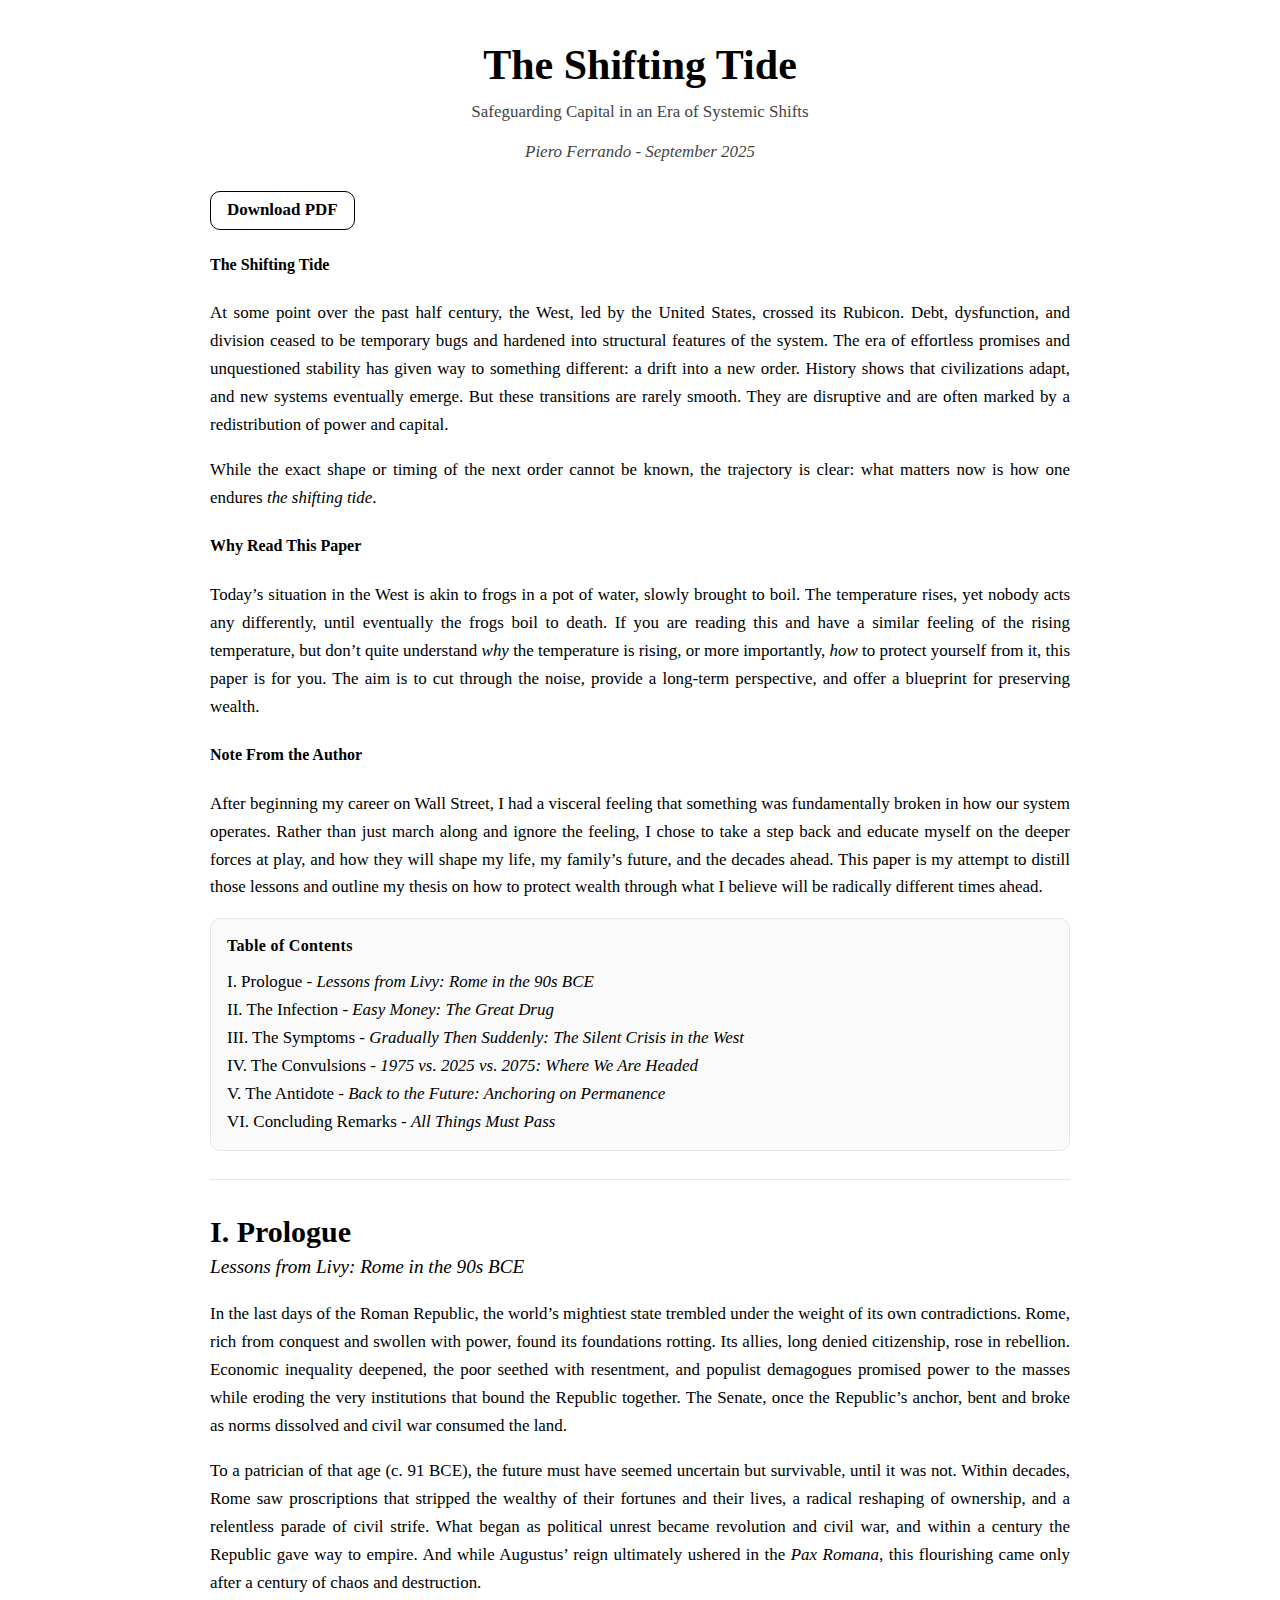
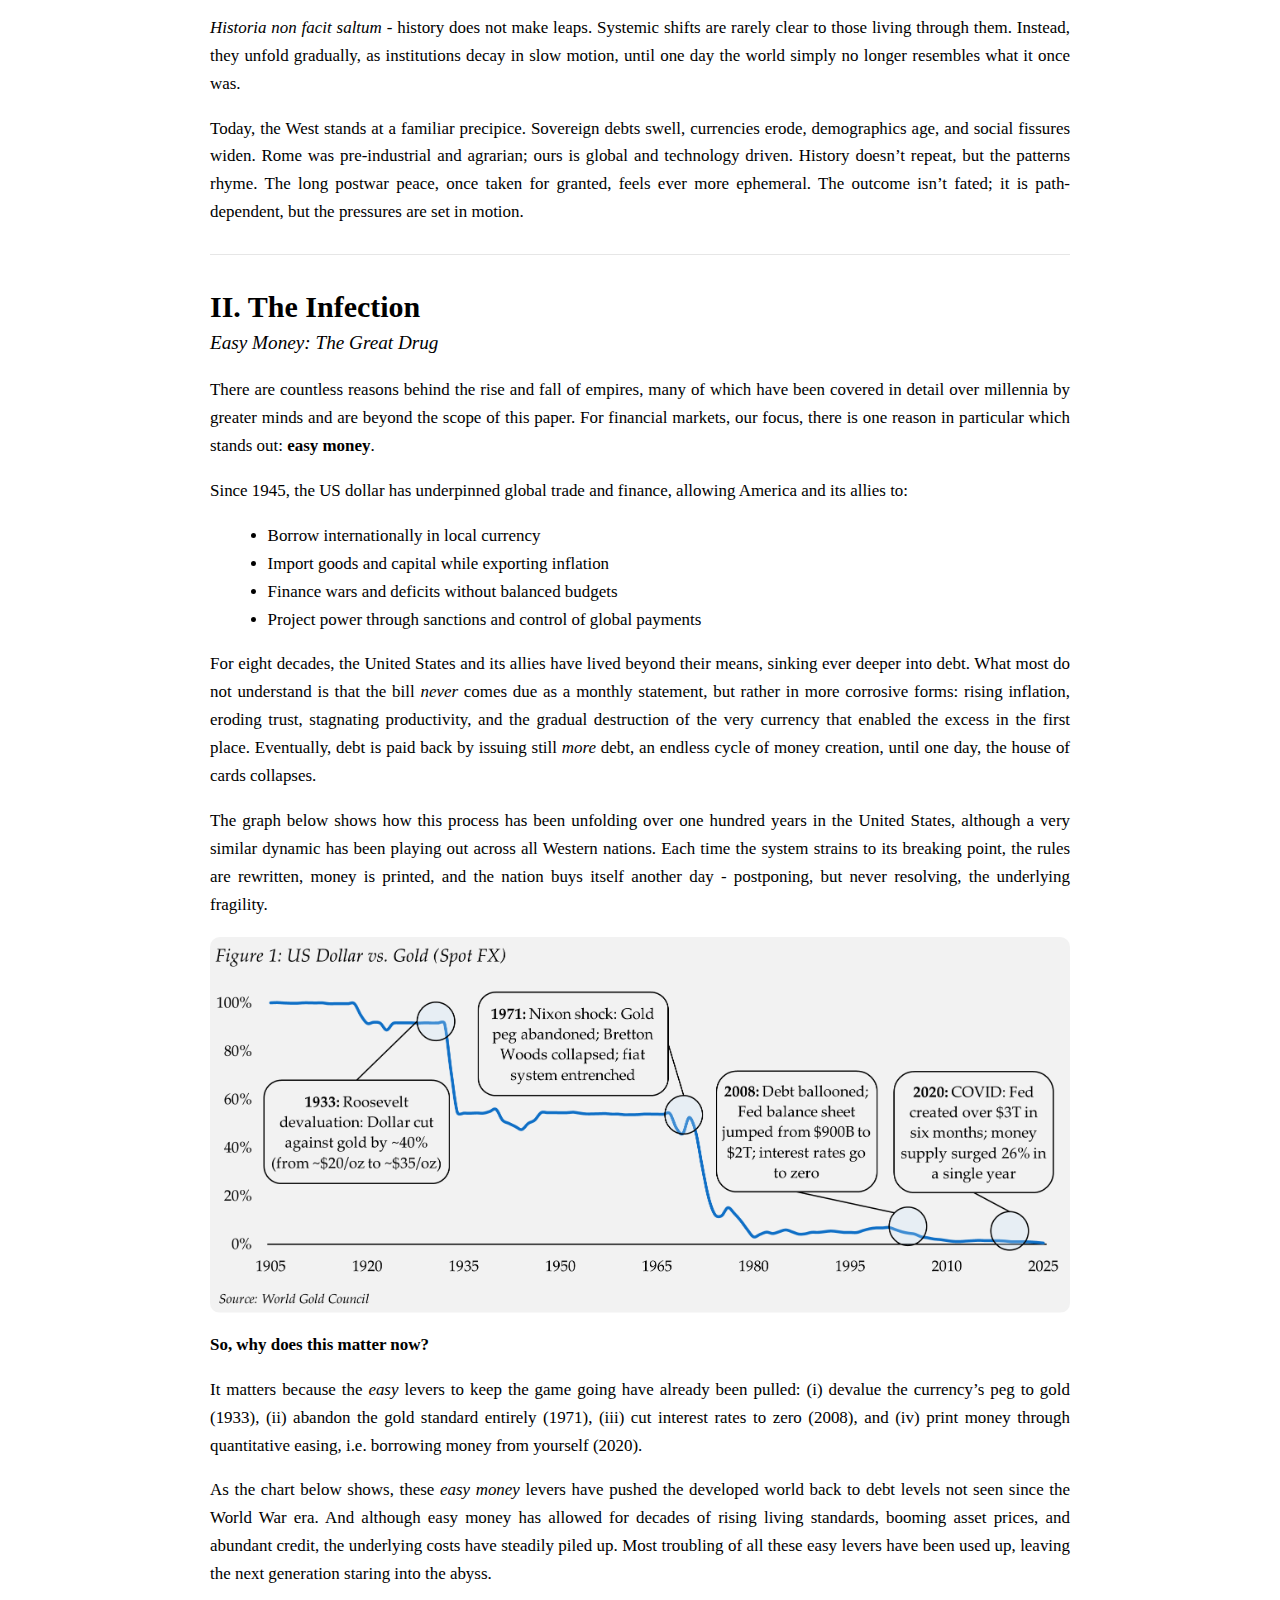
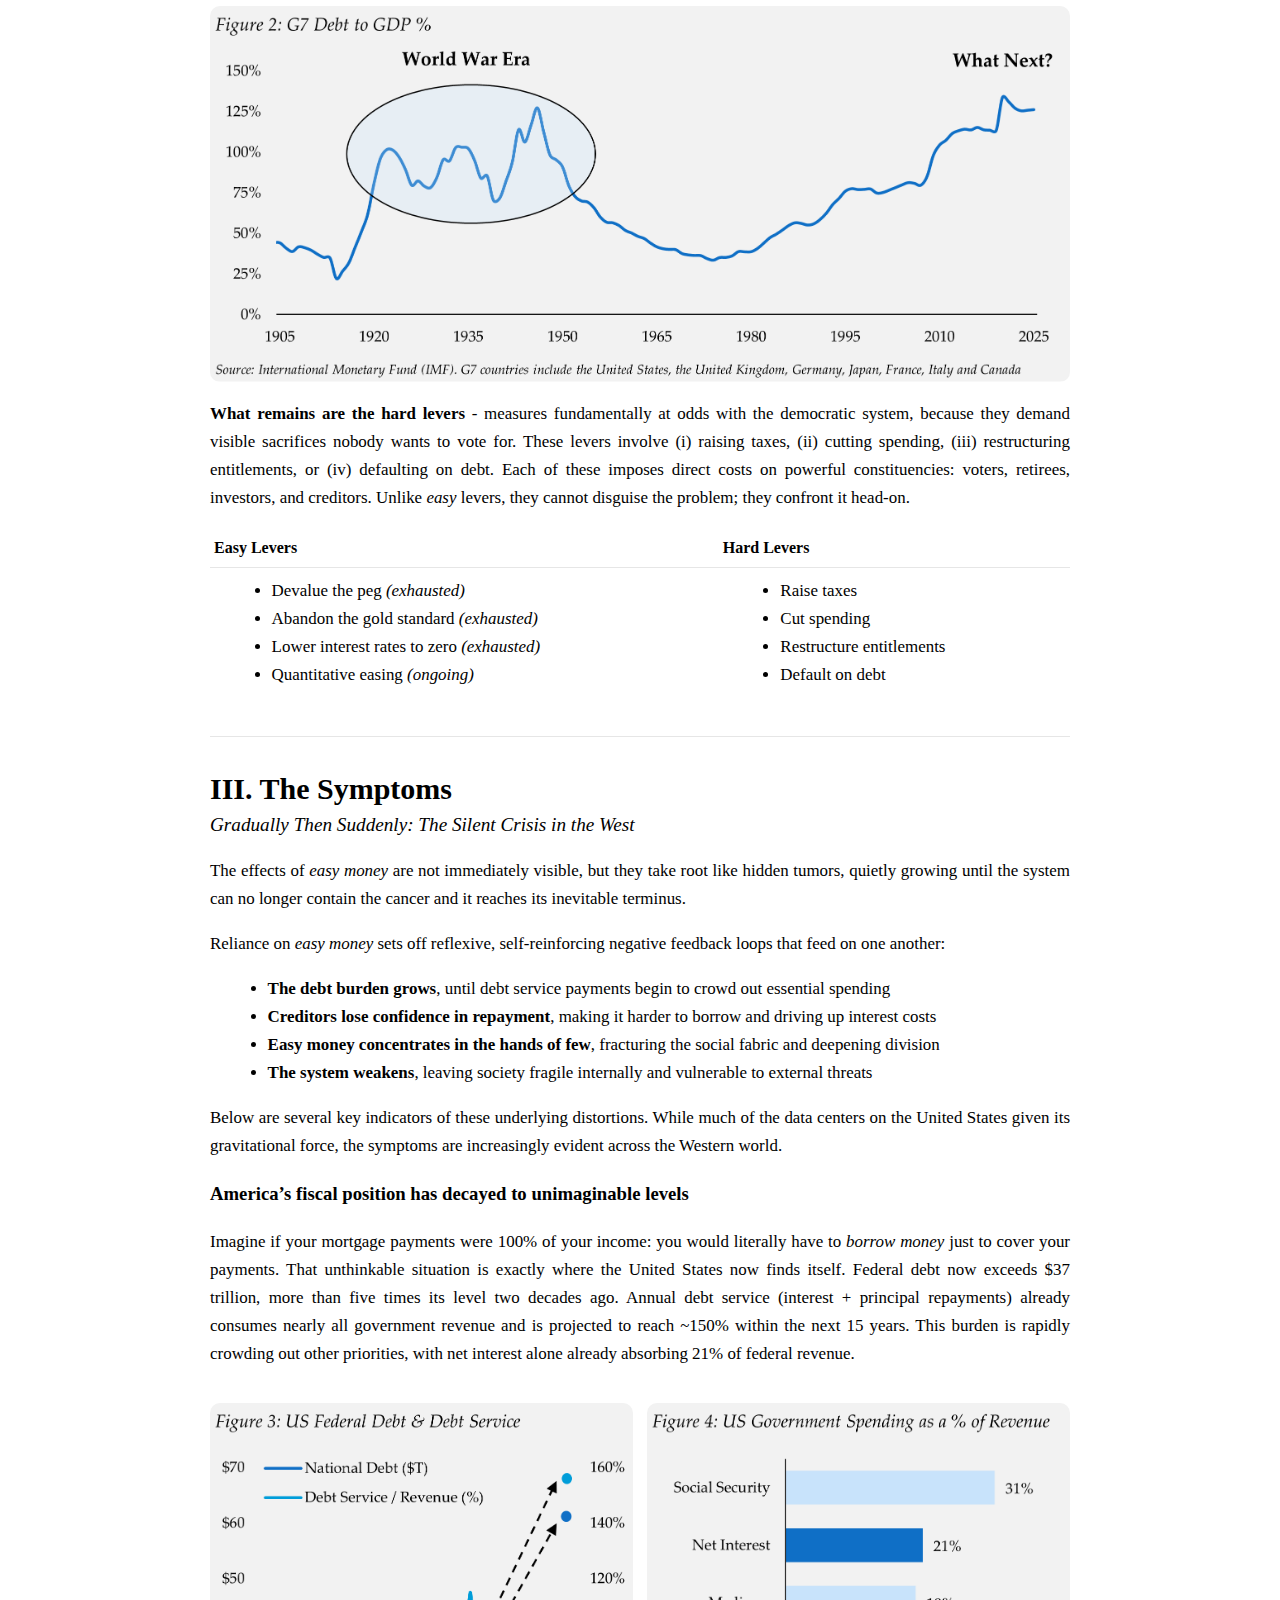
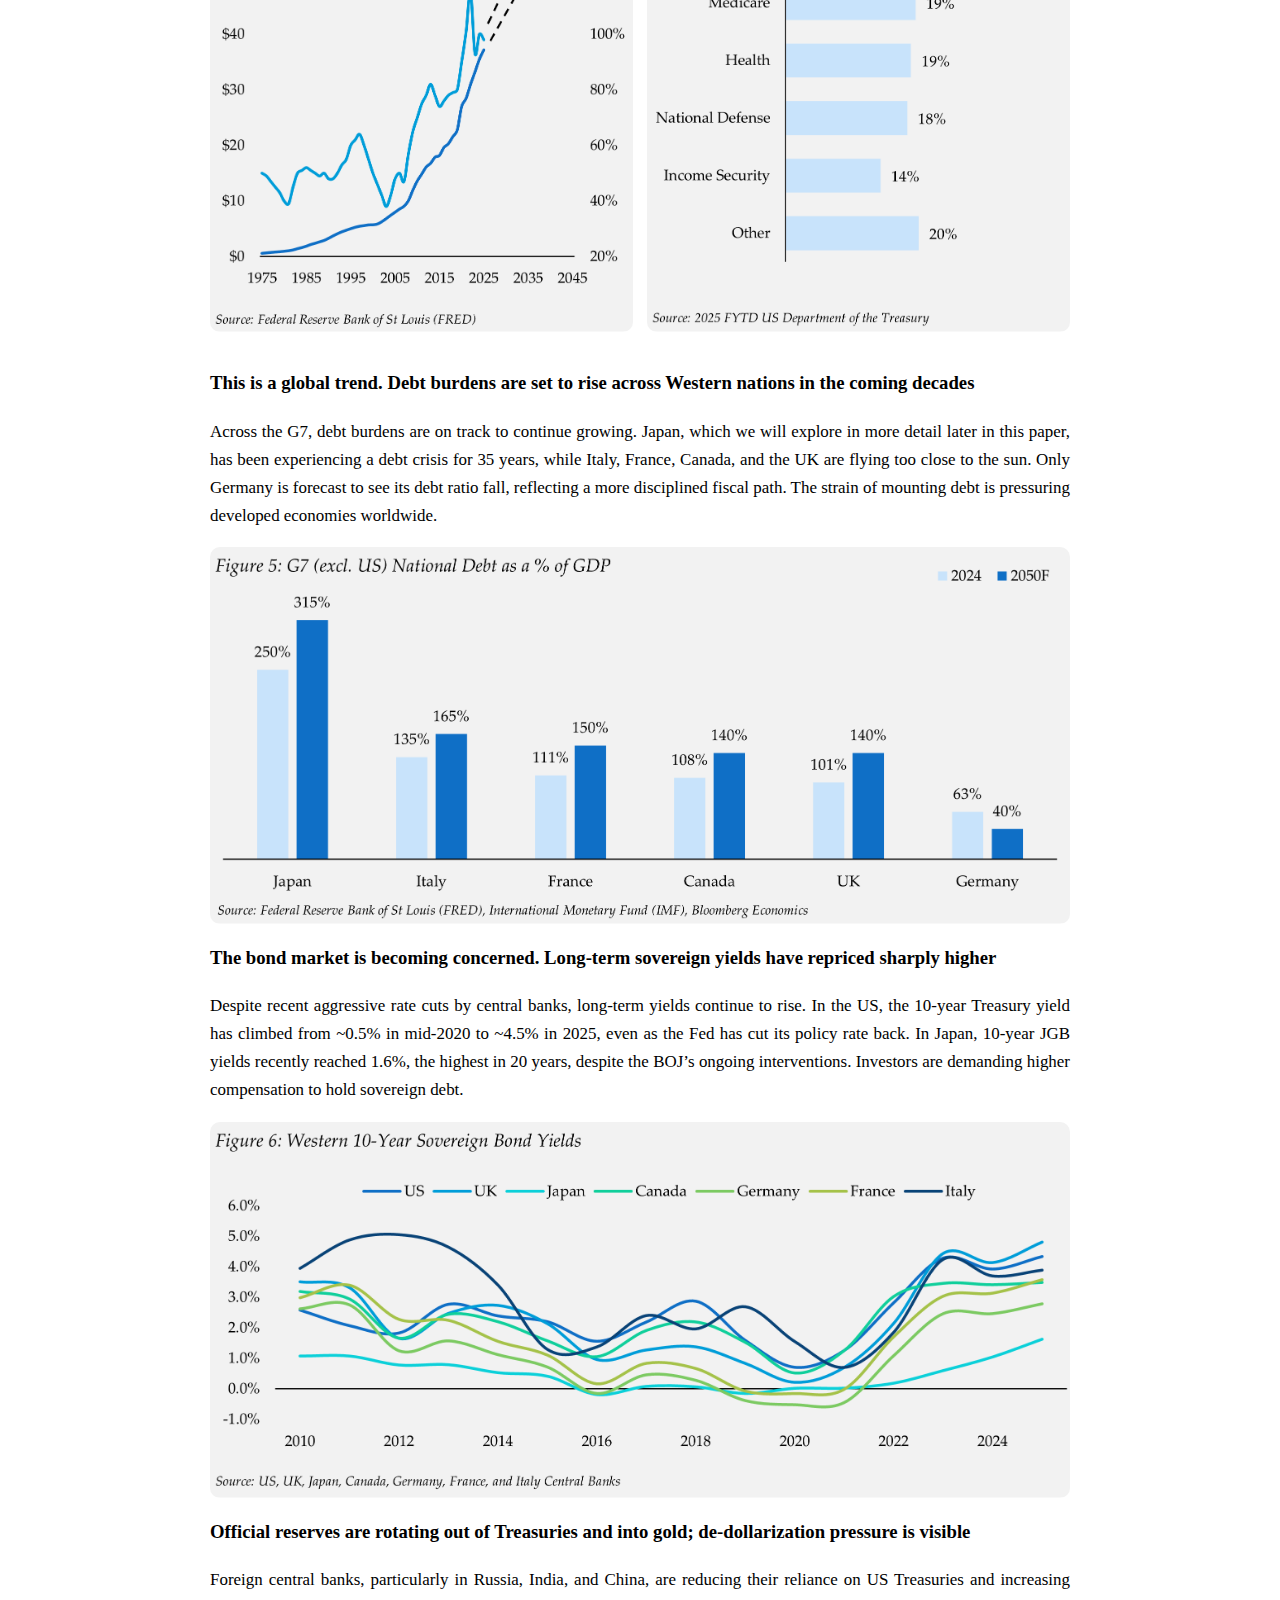
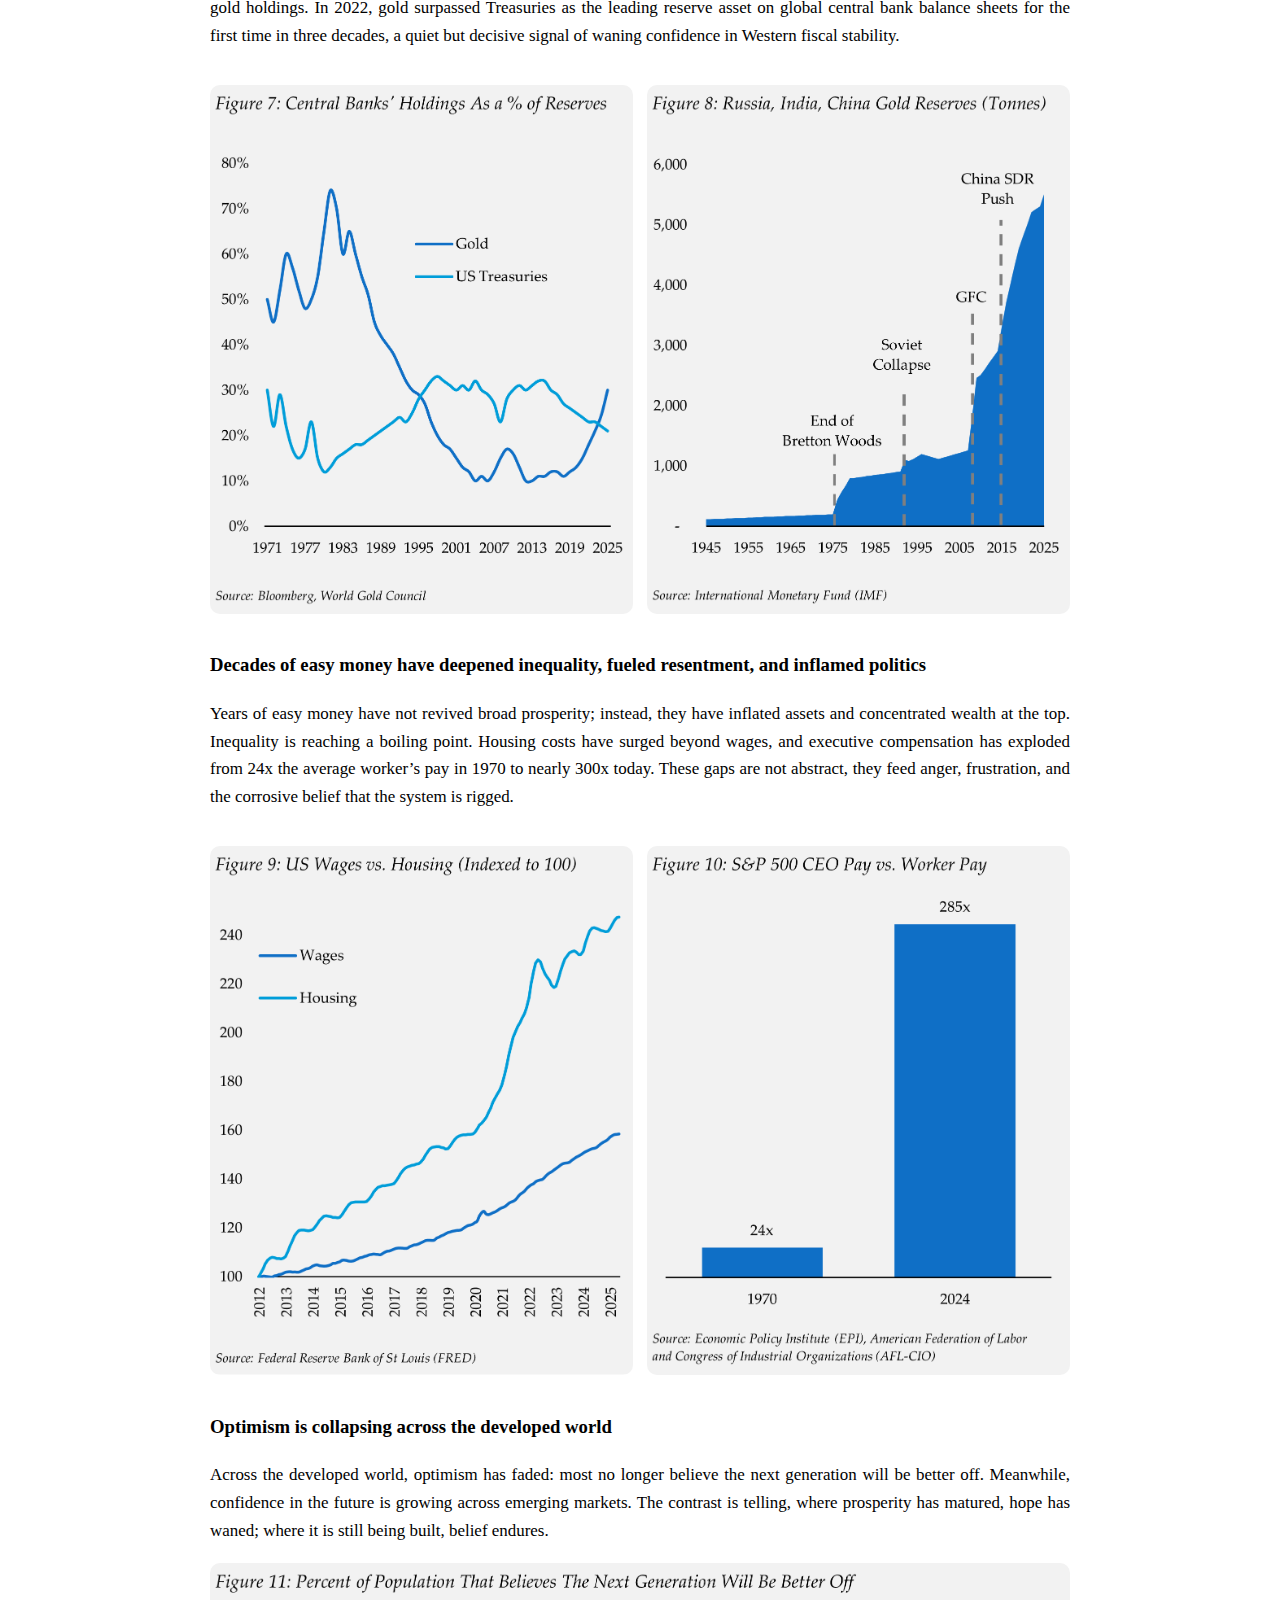
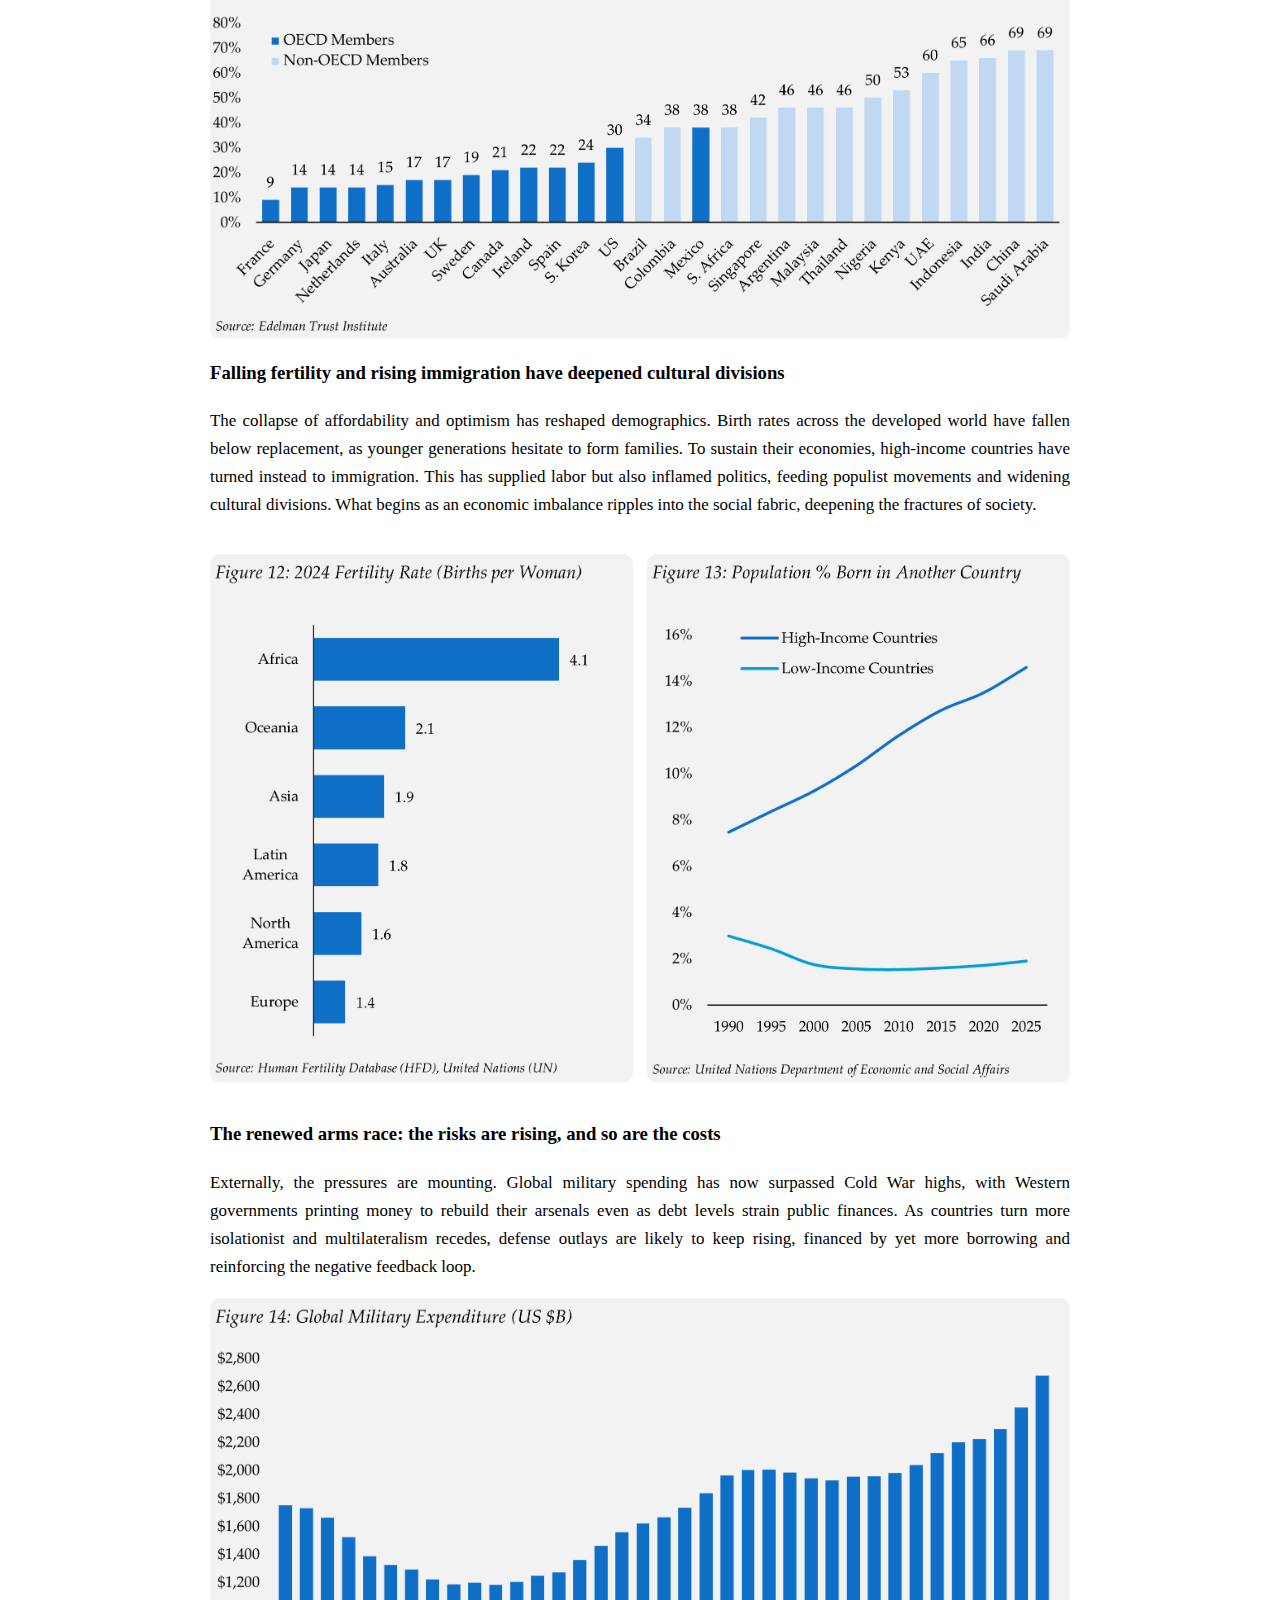
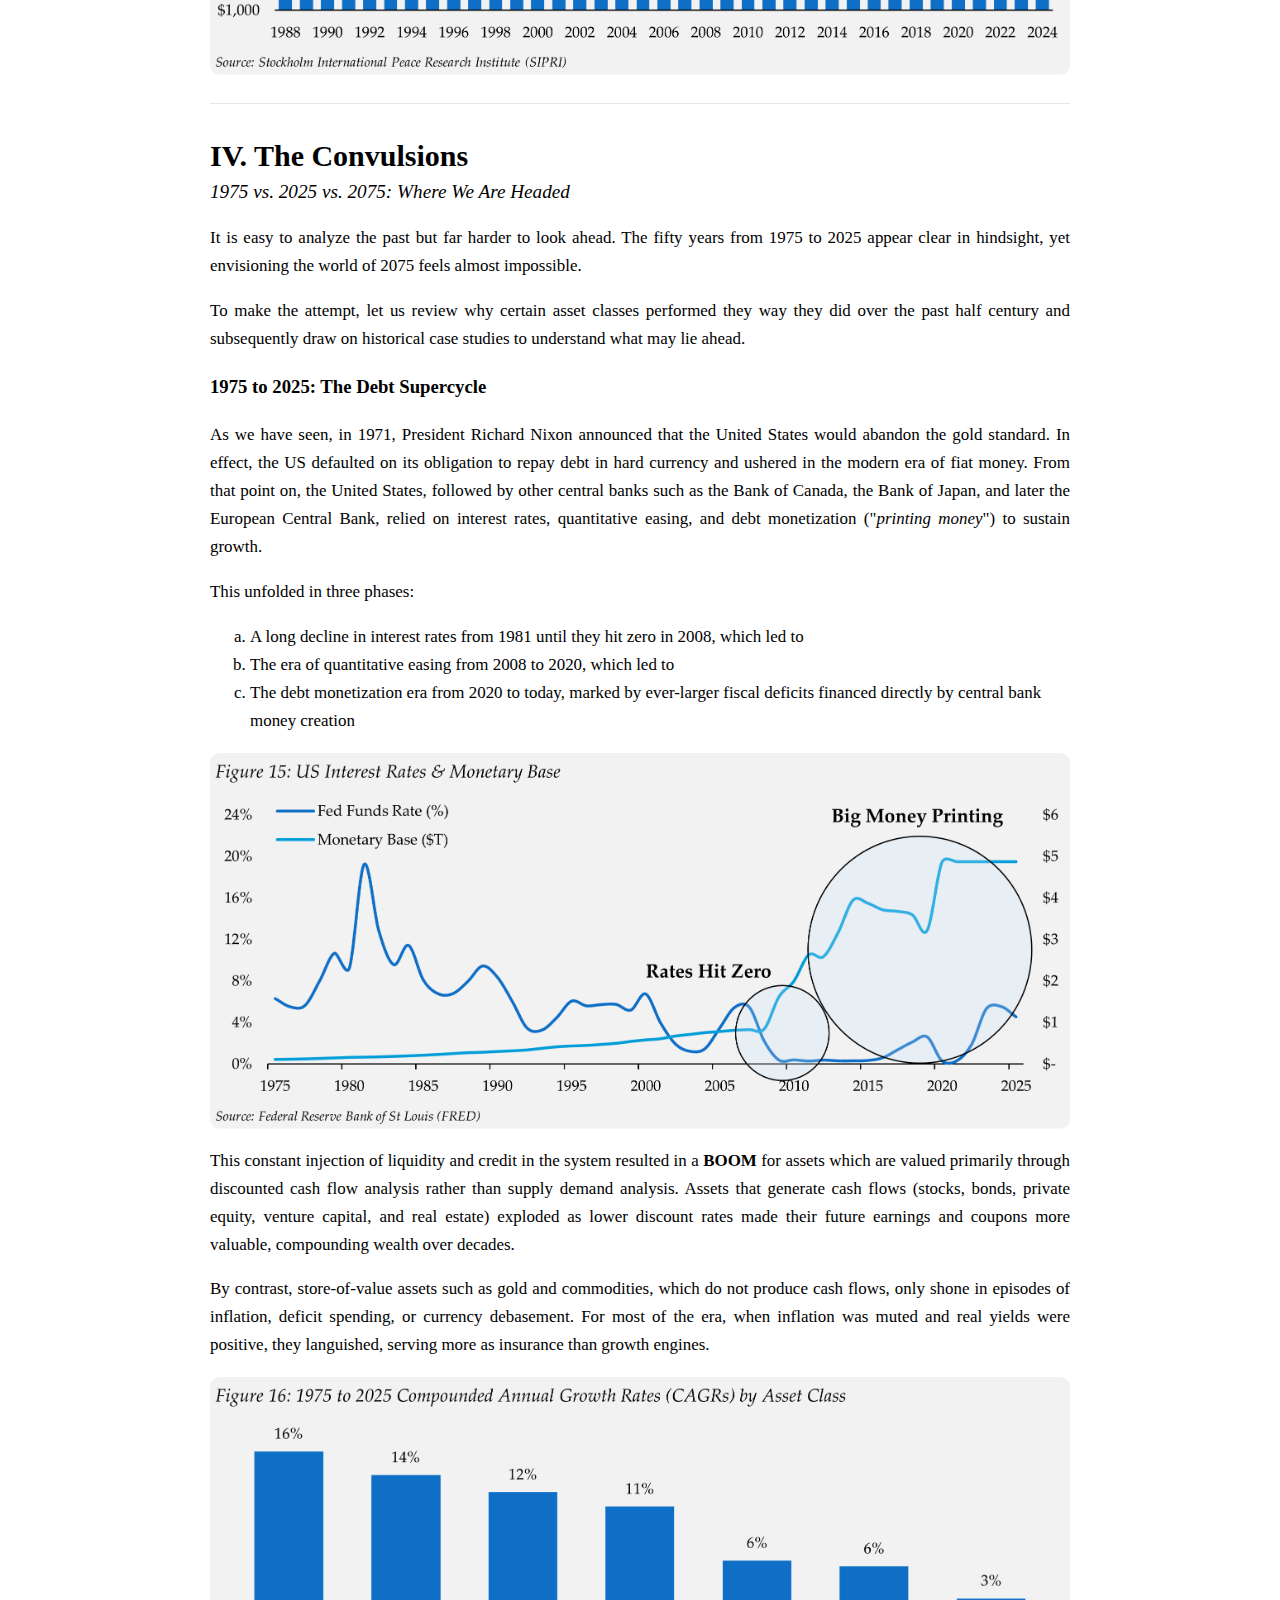
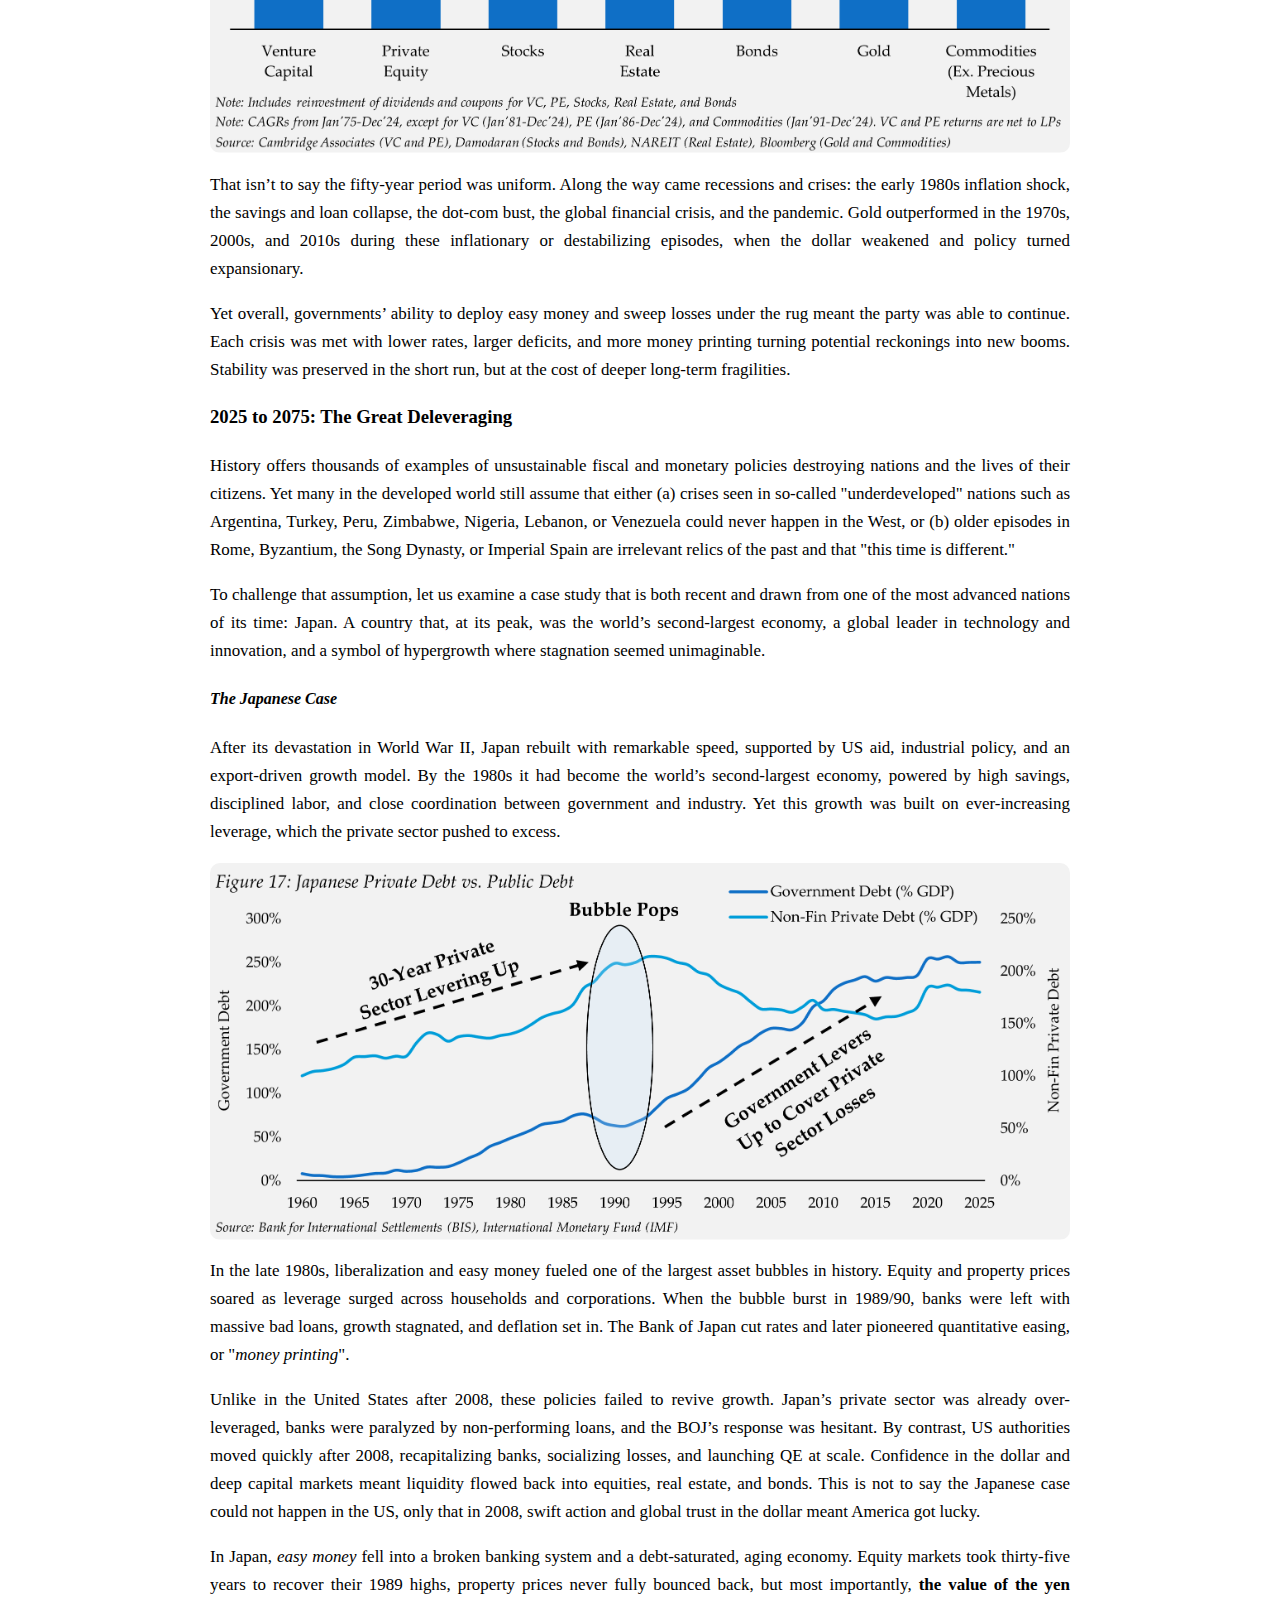
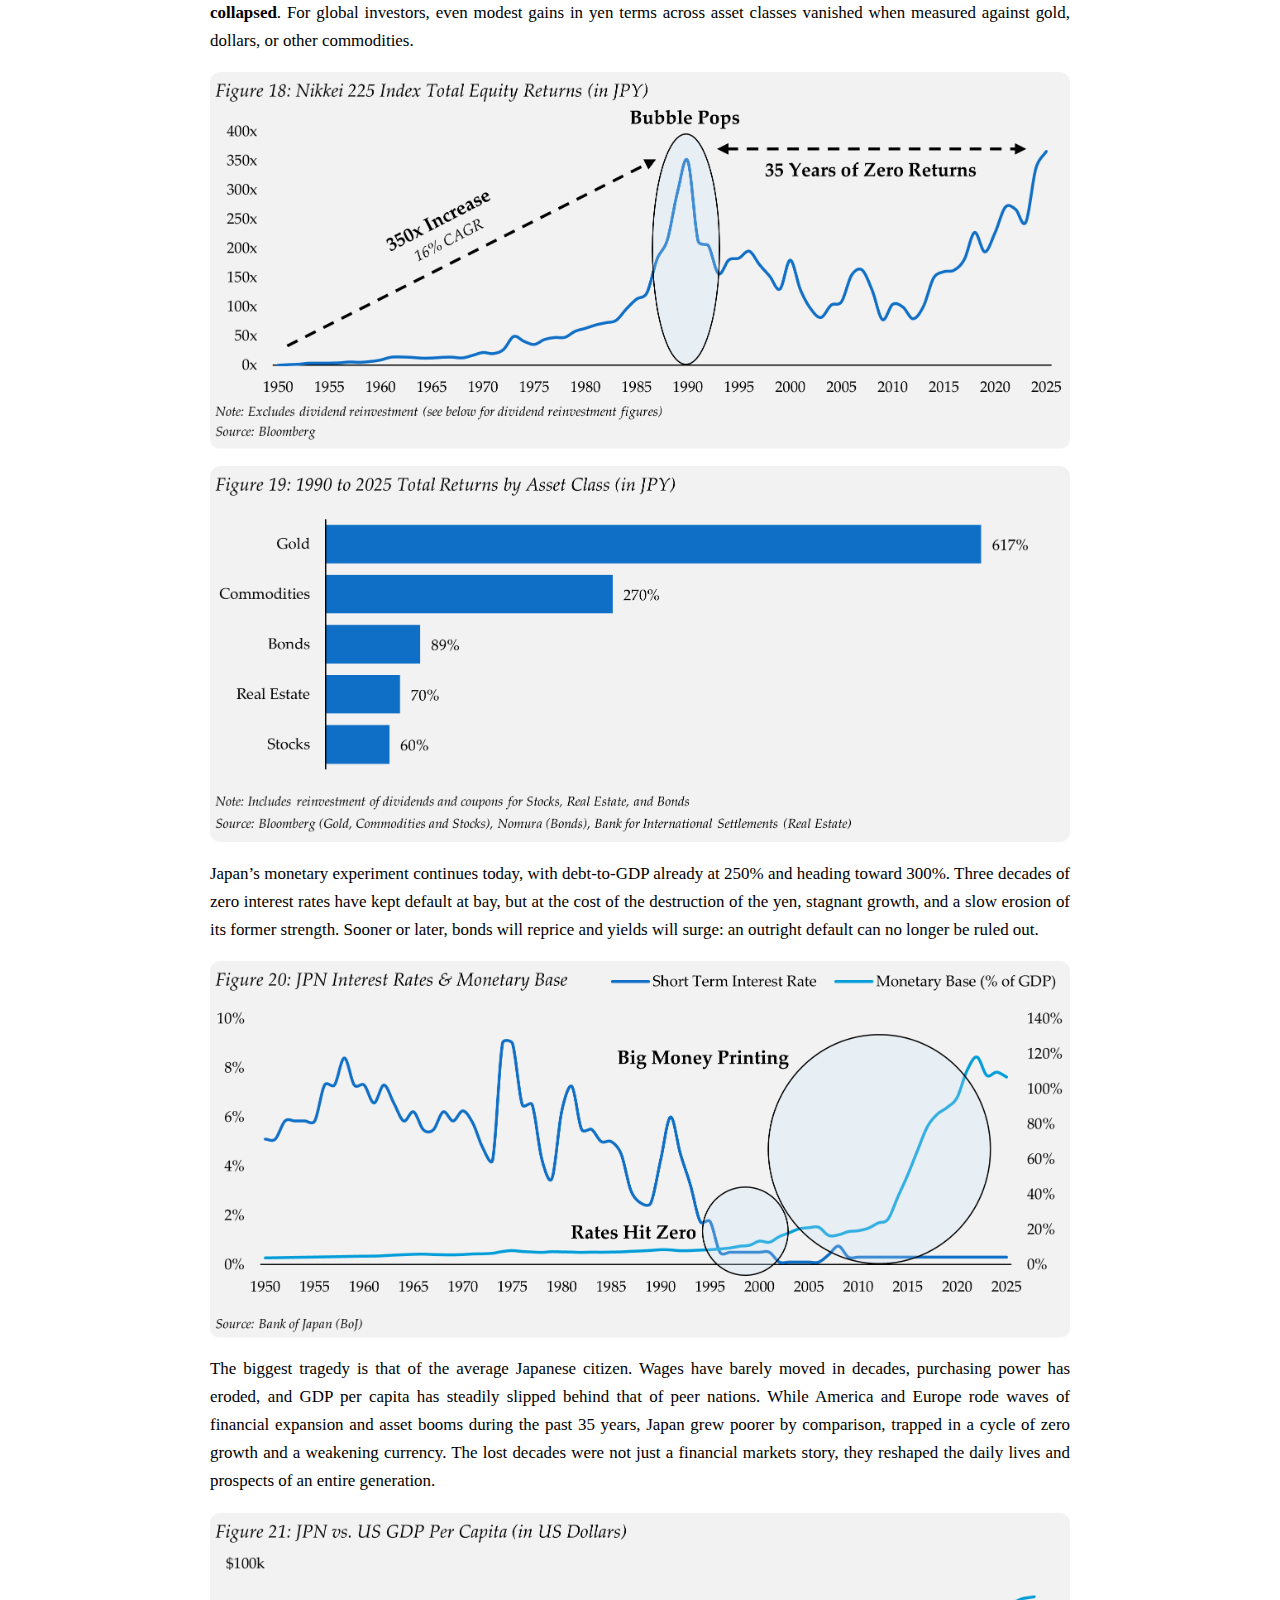
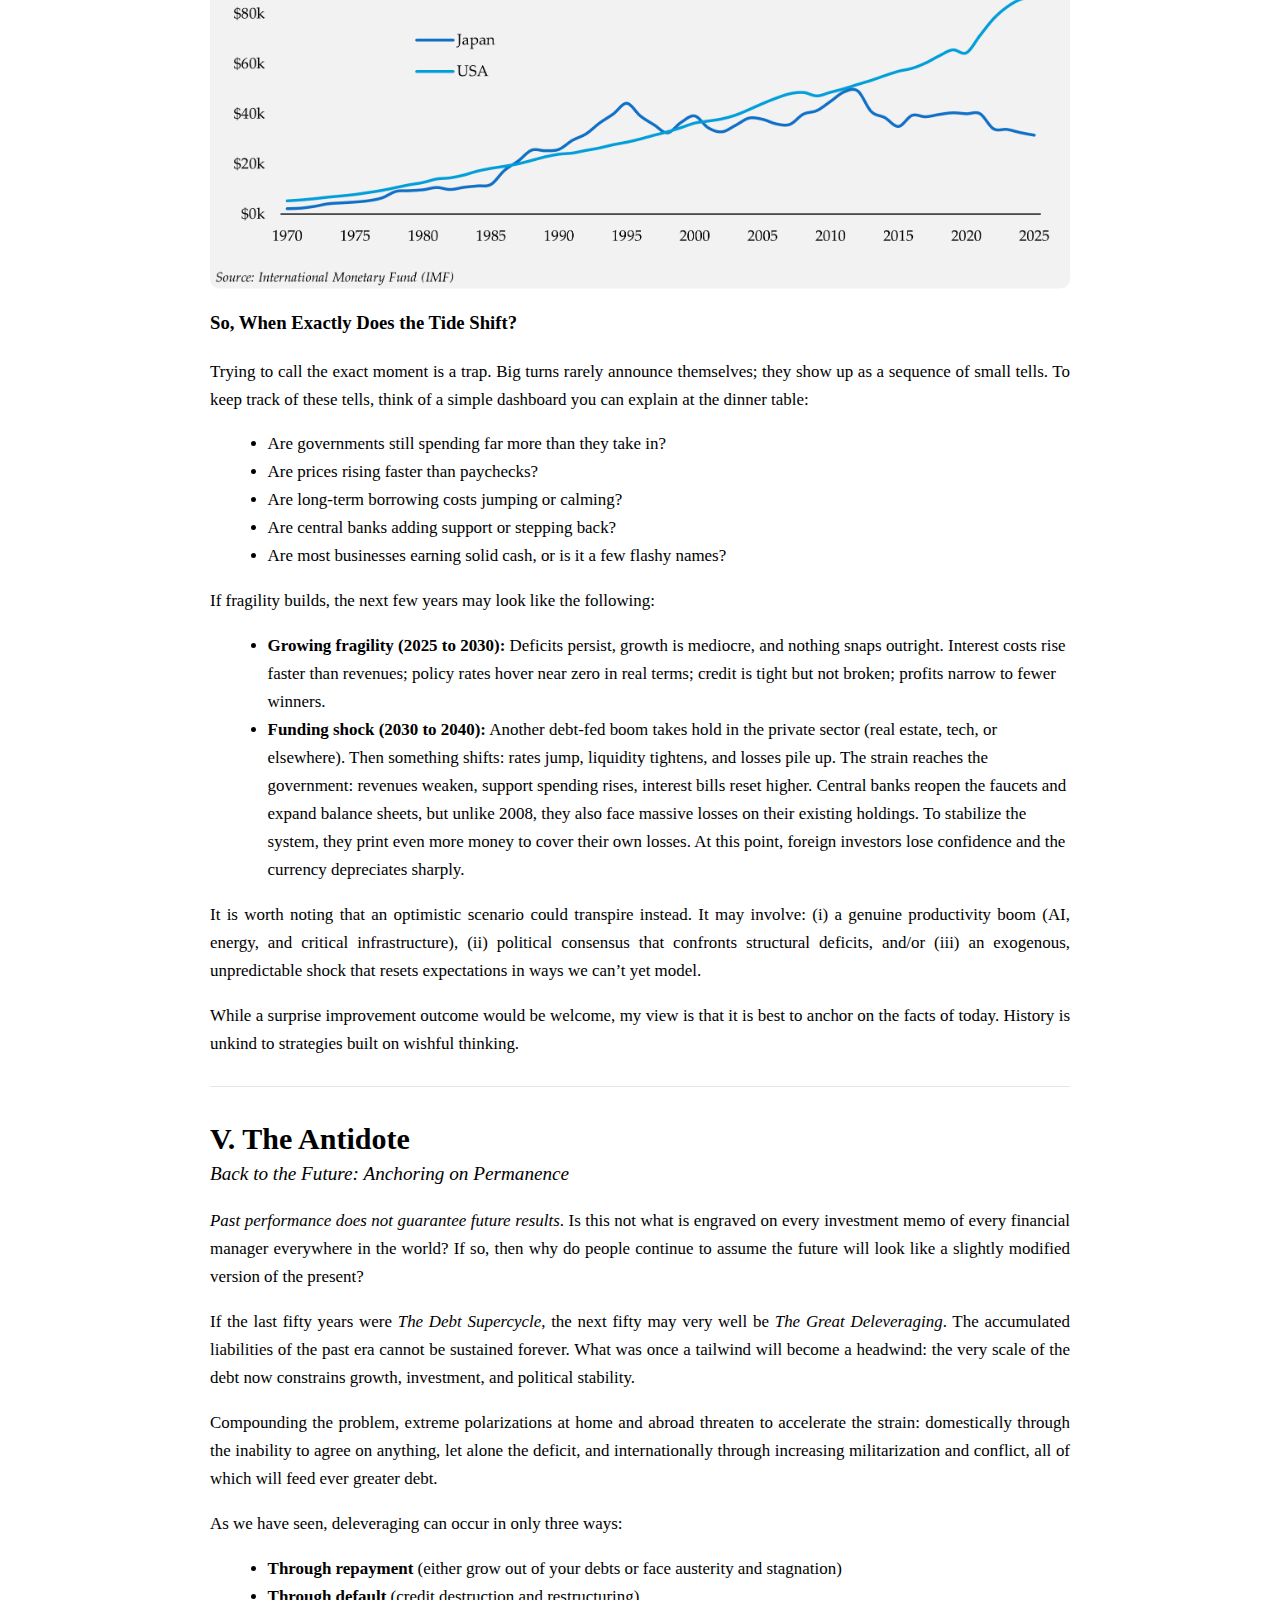
<file: main-article/index.html>
<!DOCTYPE html>
<html lang="en">
<head>
  <meta charset="utf-8" />
  <meta name="viewport" content="width=device-width, initial-scale=1" />
  <title>The Shifting Tide</title>
  <meta name="description" content="The Shifting Tide - Safeguarding Capital in an Era of Systemic Shifts" />
  <link rel="icon" type="image/png" href="favicon.png" />
  <style>
    :root{ --bg:#ffffff; --fg:#000000; --muted:#444; --rule:#e6e6e6; --maxw:860px; }
    html { scroll-behavior: smooth; }
    body { margin:0; background:var(--bg); color:var(--fg); font-family:"Palatino Linotype", Palatino, "URW Palladio L", serif; line-height:1.65; }
    .wrap { max-width:var(--maxw); margin:0 auto; padding:40px 18px 72px; }
    header { text-align:center; }
    h1{ margin:0 0 8px; font-size:clamp(28px,3.5vw,42px); line-height:1.2; font-weight:700; }
    .sub{ color:var(--muted); margin:0 0 12px; text-align:center; }
    .date, .author { color:var(--muted); margin:4px 0; text-align:center; }
    p, li { font-size:1.06rem; text-align:justify; }
    h2{ margin:2rem 0 .25rem; font-size:clamp(22px,2.4vw,30px); line-height:1.3; font-weight:700; }
    .subhead{ font-size:1.2rem; font-style:italic; margin:-.2rem 0 1.0rem; text-align:left; }
    hr.sep{ border:0; border-top:1px solid var(--rule); margin:28px 0; }
    nav.toc{ border:1px solid var(--rule); border-radius:10px; padding:14px 16px; background:#fafafa; text-align:left; }
    nav.toc h3{ margin:0 0 8px; font-size:1rem; letter-spacing:.02em; }
    nav.toc ol{margin: 0; padding-left: 0; list-style: none; }
    nav.toc a{ color:inherit; text-decoration:none; }
    nav.toc a:hover{ text-decoration:underline; }
    a { color:#000; }
    a:visited { color:#000; }
    a:hover, a:focus { text-decoration: underline; }
    figure{ margin:1.1rem 0; }
    figure img{ width:100%; height:auto; border-radius:10px; display:block; cursor:zoom-in; }
    figure.single{ max-width:var(--maxw); margin:1.1rem auto; }
    figcaption{ font-size:.95rem; color:#333; margin-top:.35rem; }
    figcaption .src{ display:block; color:#666; font-size:.9rem; margin-top:.15rem; }
    table{ width:100%; border-collapse:collapse; margin:1rem 0; }
    th, td{ padding:6px 4px; text-align:left; vertical-align:top; }
    thead th{ border-bottom:1px solid var(--rule); }
    ul.tight{ margin:.2rem 0 .8rem 1.1rem; }
    /* Lightbox */
    dialog#zoomDlg{ border:0; padding:0; background:transparent; }
    .backdrop{ position:fixed; inset:0; background:rgba(0,0,0,.75); display:grid; place-items:center; }
    .backdrop img{ max-width:min(92vw,1400px); max-height:92vh; box-shadow:0 10px 40px rgba(0,0,0,.6); border-radius:12px; cursor:zoom-out; background:#fff; }
      .fig-pair{ display:grid; grid-template-columns:1fr 1fr; gap:14px; margin:1rem 0; }

    /* --- Left-align all list items (TOC, bullets, ordered lists, lists in tables) --- */
    li { text-align:left; }
    nav.toc li { text-align:left; }
    table li { text-align:left; }
  </style>
</head>
<body>
  <div class="wrap">
    <header>
      <h1>The Shifting Tide</h1>
      <p class="sub">Safeguarding Capital in an Era of Systemic Shifts</p>
      <p class="date"><em>Piero Ferrando - September 2025</em></p>
      <!-- Download button added below the name -->
      <p>
        <a href="The%20Shifting%20Tide%20-%20PDF.pdf" download
           style="display:inline-block;padding:10px 16px;border:1px solid var(--fg);border-radius:10px;text-decoration:none;font-weight:600;line-height:1;margin-top:8px;">
          Download PDF
        </a>
      </p>
    </header>

    <section id="front-blurbs" aria-label="Front matter">
      <h4>The Shifting Tide</h4>
      <p>At some point over the past half century, the West, led by the United States, crossed its Rubicon. Debt, dysfunction, and division ceased to be temporary bugs and hardened into structural features of the system. The era of effortless promises and unquestioned stability has given way to something different: a drift into a new order. History shows that civilizations adapt, and new systems eventually emerge. But these transitions are rarely smooth. They are disruptive and are often marked by a redistribution of power and capital.</p>
      <p>While the exact shape or timing of the next order cannot be known, the trajectory is clear: what matters now is how one endures <em>the shifting tide</em>.</p>

      <h4>Why Read This Paper</h4>
      <p>Today’s situation in the West is akin to frogs in a pot of water, slowly brought to boil. The temperature rises, yet nobody acts any differently, until eventually the frogs boil to death. If you are reading this and have a similar feeling of the rising temperature, but don’t quite understand <em>why</em> the temperature is rising, or more importantly, <em>how</em> to protect yourself from it, this paper is for you. The aim is to cut through the noise, provide a long-term perspective, and offer a blueprint for preserving wealth.</p>

      <h4>Note From the Author</h4>
      <p>After beginning my career on Wall Street, I had a visceral feeling that something was fundamentally broken in how our system operates. Rather than just march along and ignore the feeling, I chose to take a step back and educate myself on the deeper forces at play, and how they will shape my life, my family’s future, and the decades ahead. This paper is my attempt to distill those lessons and outline my thesis on how to protect wealth through what I believe will be radically different times ahead.</p>
    </section>

    <nav class="toc" aria-label="Table of Contents">
      <h3>Table of Contents</h3>
      <ol>
        <li><a href="#prologue">I. Prologue</a> - <span style="font-style:italic;">Lessons from Livy: Rome in the 90s BCE</span></li>
        <li><a href="#infection">II. The Infection</a> - <span style="font-style:italic;">Easy Money: The Great Drug</span></li>
        <li><a href="#symptoms">III. The Symptoms</a> - <span style="font-style:italic;">Gradually Then Suddenly: The Silent Crisis in the West</span></li>
        <li><a href="#convulsions">IV. The Convulsions</a> - <span style="font-style:italic;">1975 vs. 2025 vs. 2075: Where We Are Headed</span></li>
        <li><a href="#antidote">V. The Antidote</a> - <span style="font-style:italic;">Back to the Future: Anchoring on Permanence</span></li>
        <li><a href="#conclusion">VI. Concluding Remarks</a> - <span style="font-style:italic;">All Things Must Pass</span></li>
      </ol>
    </nav>

    <hr class="sep" />

    <section id="prologue">
      <h2>I. Prologue</h2>
      <p class="subhead"><em>Lessons from Livy: Rome in the 90s BCE</em></p>
      <p>In the last days of the Roman Republic, the world’s mightiest state trembled under the weight of its own contradictions. Rome, rich from conquest and swollen with power, found its foundations rotting. Its allies, long denied citizenship, rose in rebellion. Economic inequality deepened, the poor seethed with resentment, and populist demagogues promised power to the masses while eroding the very institutions that bound the Republic together. The Senate, once the Republic’s anchor, bent and broke as norms dissolved and civil war consumed the land.</p>
      <p>To a patrician of that age (c. 91 BCE), the future must have seemed uncertain but survivable, until it was not. Within decades, Rome saw proscriptions that stripped the wealthy of their fortunes and their lives, a radical reshaping of ownership, and a relentless parade of civil strife. What began as political unrest became revolution and civil war, and within a century the Republic gave way to empire. And while Augustus’ reign ultimately ushered in the <em>Pax Romana</em>, this flourishing came only after a century of chaos and destruction.</p>
      <p><em>Historia non facit saltum</em> - history does not make leaps. Systemic shifts are rarely clear to those living through them. Instead, they unfold gradually, as institutions decay in slow motion, until one day the world simply no longer resembles what it once was.</p>
      <p>Today, the West stands at a familiar precipice. Sovereign debts swell, currencies erode, demographics age, and social fissures widen. Rome was pre-industrial and agrarian; ours is global and technology driven. History doesn’t repeat, but the patterns rhyme. The long postwar peace, once taken for granted, feels ever more ephemeral. The outcome isn’t fated; it is path-dependent, but the pressures are set in motion.</p>
    </section>

    <hr class="sep" />

    <section id="infection">
      <h2>II. The Infection</h2>
      <p class="subhead"><em>Easy Money: The Great Drug</em></p>
      <p>There are countless reasons behind the rise and fall of empires, many of which have been covered in detail over millennia by greater minds and are beyond the scope of this paper. For financial markets, our focus, there is one reason in particular which stands out: <strong>easy money</strong>.</p>
      <p>Since 1945, the US dollar has underpinned global trade and finance, allowing America and its allies to:</p>
      <ul class="tight">
        <li>Borrow internationally in local currency</li>
        <li>Import goods and capital while exporting inflation</li>
        <li>Finance wars and deficits without balanced budgets</li>
        <li>Project power through sanctions and control of global payments</li>
      </ul>
      <p>For eight decades, the United States and its allies have lived beyond their means, sinking ever deeper into debt. What most do not understand is that the bill <em>never</em> comes due as a monthly statement, but rather in more corrosive forms: rising inflation, eroding trust, stagnating productivity, and the gradual destruction of the very currency that enabled the excess in the first place. Eventually, debt is paid back by issuing still <em>more</em> debt, an endless cycle of money creation, until one day, the house of cards collapses.</p>
      <p>The graph below shows how this process has been unfolding over one hundred years in the United States, although a very similar dynamic has been playing out across all Western nations. Each time the system strains to its breaking point, the rules are rewritten, money is printed, and the nation buys itself another day - postponing, but never resolving, the underlying fragility.</p>
      <figure class="single"><img src="figure1.png" alt="Figure 1" data-zoom /></figure>
      <p><strong>So, why does this matter now?</strong></p>
      <p>It matters because the <em>easy</em> levers to keep the game going have already been pulled: (i) devalue the currency’s peg to gold (1933), (ii) abandon the gold standard entirely (1971), (iii) cut interest rates to zero (2008), and (iv) print money through quantitative easing, i.e. borrowing money from yourself (2020).</p>
      <p>As the chart below shows, these <em>easy money</em> levers have pushed the developed world back to debt levels not seen since the World War era. And although easy money has allowed for decades of rising living standards, booming asset prices, and abundant credit, the underlying costs have steadily piled up. Most troubling of all these easy levers have been used up, leaving the next generation staring into the abyss.</p>
      <figure class="single"><img src="figure2.png" alt="Figure 2" data-zoom /></figure>
      <p><strong>What remains are the hard levers</strong> - measures fundamentally at odds with the democratic system, because they demand visible sacrifices nobody wants to vote for. These levers involve (i) raising taxes, (ii) cutting spending, (iii) restructuring entitlements, or (iv) defaulting on debt. Each of these imposes direct costs on powerful constituencies: voters, retirees, investors, and creditors. Unlike <em>easy</em> levers, they cannot disguise the problem; they confront it head-on.</p>
      <table>
        <thead>
          <tr><th>Easy Levers</th><th>Hard Levers</th></tr>
        </thead>
        <tbody>
          <tr>
            <td>
              <ul class="tight">
                <li>Devalue the peg <em>(exhausted)</em></li>
                <li>Abandon the gold standard <em>(exhausted)</em></li>
                <li>Lower interest rates to zero <em>(exhausted)</em></li>
                <li>Quantitative easing <em>(ongoing)</em></li>
              </ul>
            </td>
            <td>
              <ul class="tight">
                <li>Raise taxes</li>
                <li>Cut spending</li>
                <li>Restructure entitlements</li>
                <li>Default on debt</li>
              </ul>
            </td>
          </tr>
        </tbody>
      </table>
    </section>

    <hr class="sep" />

    <section id="symptoms">
      <h2>III. The Symptoms</h2>
      <p class="subhead"><em>Gradually Then Suddenly: The Silent Crisis in the West</em></p>
      <p>The effects of <em>easy money</em> are not immediately visible, but they take root like hidden tumors, quietly growing until the system can no longer contain the cancer and it reaches its inevitable terminus.</p>
      <p>Reliance on <em>easy money</em> sets off reflexive, self-reinforcing negative feedback loops that feed on one another:</p>
      <ul class="tight">
        <li><strong>The debt burden grows</strong>, until debt service payments begin to crowd out essential spending</li>
        <li><strong>Creditors lose confidence in repayment</strong>, making it harder to borrow and driving up interest costs</li>
        <li><strong>Easy money concentrates in the hands of few</strong>, fracturing the social fabric and deepening division</li>
        <li><strong>The system weakens</strong>, leaving society fragile internally and vulnerable to external threats</li>
      </ul>
      <p>Below are several key indicators of these underlying distortions. While much of the data centers on the United States given its gravitational force, the symptoms are increasingly evident across the Western world.</p>

      <h3>America’s fiscal position has decayed to unimaginable levels</h3>
      <p>Imagine if your mortgage payments were 100% of your income: you would literally have to <em>borrow money</em> just to cover your payments. That unthinkable situation is exactly where the United States now finds itself. Federal debt now exceeds $37 trillion, more than five times its level two decades ago. Annual debt service (interest + principal repayments) already consumes nearly all government revenue and is projected to reach ~150% within the next 15 years. This burden is rapidly crowding out other priorities, with net interest alone already absorbing 21% of federal revenue.</p>
      <div class="fig-pair">
  <figure><img src="figure3.png" alt="Figure 3" data-zoom /></figure>
  <figure><img src="figure4.png" alt="Figure 4" data-zoom /></figure>
</div>

      <h3>This is a global trend. Debt burdens are set to rise across Western nations in the coming decades</h3>
      <p>Across the G7, debt burdens are on track to continue growing. Japan, which we will explore in more detail later in this paper, has been experiencing a debt crisis for 35 years, while Italy, France, Canada, and the UK are flying too close to the sun. Only Germany is forecast to see its debt ratio fall, reflecting a more disciplined fiscal path. The strain of mounting debt is pressuring developed economies worldwide.</p>
      <figure class="single"><img src="figure5.png" alt="Figure 5" data-zoom /></figure>

      <h3>The bond market is becoming concerned. Long-term sovereign yields have repriced sharply higher</h3>
      <p>Despite recent aggressive rate cuts by central banks, long-term yields continue to rise. In the US, the 10-year Treasury yield has climbed from ~0.5% in mid-2020 to ~4.5% in 2025, even as the Fed has cut its policy rate back. In Japan, 10-year JGB yields recently reached 1.6%, the highest in 20 years, despite the BOJ’s ongoing interventions. Investors are demanding higher compensation to hold sovereign debt.</p>
      <figure class="single"><img src="figure6.png" alt="Figure 6" data-zoom /></figure>

      <h3>Official reserves are rotating out of Treasuries and into gold; de-dollarization pressure is visible</h3>
      <p>Foreign central banks, particularly in Russia, India, and China, are reducing their reliance on US Treasuries and increasing gold holdings. In 2022, gold surpassed Treasuries as the leading reserve asset on global central bank balance sheets for the first time in three decades, a quiet but decisive signal of waning confidence in Western fiscal stability.</p>
      <div class="fig-pair">
  <figure><img src="figure7.png" alt="Figure 7" data-zoom /></figure>
  <figure><img src="figure8.png" alt="Figure 8" data-zoom /></figure>
</div>

      <h3>Decades of easy money have deepened inequality, fueled resentment, and inflamed politics</h3>
      <p>Years of easy money have not revived broad prosperity; instead, they have inflated assets and concentrated wealth at the top. Inequality is reaching a boiling point. Housing costs have surged beyond wages, and executive compensation has exploded from 24x the average worker’s pay in 1970 to nearly 300x today. These gaps are not abstract, they feed anger, frustration, and the corrosive belief that the system is rigged.</p>
      <div class="fig-pair">
  <figure><img src="figure9.png" alt="Figure 9" data-zoom /></figure>
  <figure><img src="figure10.png" alt="Figure 10" data-zoom /></figure>
</div>

      <h3>Optimism is collapsing across the developed world</h3>
      <p>Across the developed world, optimism has faded: most no longer believe the next generation will be better off. Meanwhile, confidence in the future is growing across emerging markets. The contrast is telling, where prosperity has matured, hope has waned; where it is still being built, belief endures.</p>
      <figure class="single"><img src="figure11.png" alt="Figure 11" data-zoom /></figure>

      <h3>Falling fertility and rising immigration have deepened cultural divisions</h3>
      <p>The collapse of affordability and optimism has reshaped demographics. Birth rates across the developed world have fallen below replacement, as younger generations hesitate to form families. To sustain their economies, high-income countries have turned instead to immigration. This has supplied labor but also inflamed politics, feeding populist movements and widening cultural divisions. What begins as an economic imbalance ripples into the social fabric, deepening the fractures of society.</p>
      <div class="fig-pair">
  <figure><img src="figure12.png" alt="Figure 12" data-zoom /></figure>
  <figure><img src="figure13.png" alt="Figure 13" data-zoom /></figure>
</div>

      <h3>The renewed arms race: the risks are rising, and so are the costs</h3>
      <p>Externally, the pressures are mounting. Global military spending has now surpassed Cold War highs, with Western governments printing money to rebuild their arsenals even as debt levels strain public finances. As countries turn more isolationist and multilateralism recedes, defense outlays are likely to keep rising, financed by yet more borrowing and reinforcing the negative feedback loop.</p>
      <figure class="single"><img src="figure14.png" alt="Figure 14" data-zoom /></figure>
    </section>

    <hr class="sep" />

    <section id="convulsions">
      <h2>IV. The Convulsions</h2>
      <p class="subhead"><em>1975 vs. 2025 vs. 2075: Where We Are Headed</em></p>
      <p>It is easy to analyze the past but far harder to look ahead. The fifty years from 1975 to 2025 appear clear in hindsight, yet envisioning the world of 2075 feels almost impossible.</p>
      <p>To make the attempt, let us review why certain asset classes performed they way they did over the past half century and subsequently draw on historical case studies to understand what may lie ahead.</p>

      <h3>1975 to 2025: The Debt Supercycle</h3>
      <p>As we have seen, in 1971, President Richard Nixon announced that the United States would abandon the gold standard. In effect, the US defaulted on its obligation to repay debt in hard currency and ushered in the modern era of fiat money. From that point on, the United States, followed by other central banks such as the Bank of Canada, the Bank of Japan, and later the European Central Bank, relied on interest rates, quantitative easing, and debt monetization ("<em>printing money</em>") to sustain growth.</p>
      <p><p>This unfolded in three phases:</p>
<ol type="a">
  <li>A long decline in interest rates from 1981 until they hit zero in 2008, which led to</li>
  <li>The era of quantitative easing from 2008 to 2020, which led to</li>
  <li>The debt monetization era from 2020 to today, marked by ever-larger fiscal deficits financed directly by central bank money creation</li>
</ol>
      <figure class="single"><img src="figure15.png" alt="Figure 15" data-zoom /></figure>
      <p>This constant injection of liquidity and credit in the system resulted in a <strong>BOOM</strong> for assets which are valued primarily through discounted cash flow analysis rather than supply demand analysis. Assets that generate cash flows (stocks, bonds, private equity, venture capital, and real estate) exploded as lower discount rates made their future earnings and coupons more valuable, compounding wealth over decades.</p>
      <p>By contrast, store-of-value assets such as gold and commodities, which do not produce cash flows, only shone in episodes of inflation, deficit spending, or currency debasement. For most of the era, when inflation was muted and real yields were positive, they languished, serving more as insurance than growth engines.</p>
      <figure class="single"><img src="figure16.png" alt="Figure 16" data-zoom /></figure>
      <p>That isn’t to say the fifty-year period was uniform. Along the way came recessions and crises: the early 1980s inflation shock, the savings and loan collapse, the dot-com bust, the global financial crisis, and the pandemic. Gold outperformed in the 1970s, 2000s, and 2010s during these inflationary or destabilizing episodes, when the dollar weakened and policy turned expansionary.</p>
      <p>Yet overall, governments’ ability to deploy easy money and sweep losses under the rug meant the party was able to continue. Each crisis was met with lower rates, larger deficits, and more money printing turning potential reckonings into new booms. Stability was preserved in the short run, but at the cost of deeper long-term fragilities.</p>

      <h3>2025 to 2075: The Great Deleveraging</h3>
      <p>History offers thousands of examples of unsustainable fiscal and monetary policies destroying nations and the lives of their citizens. Yet many in the developed world still assume that either (a) crises seen in so-called "underdeveloped" nations such as Argentina, Turkey, Peru, Zimbabwe, Nigeria, Lebanon, or Venezuela could never happen in the West, or (b) older episodes in Rome, Byzantium, the Song Dynasty, or Imperial Spain are irrelevant relics of the past and that "this time is different."</p>
      <p>To challenge that assumption, let us examine a case study that is both recent and drawn from one of the most advanced nations of its time: Japan. A country that, at its peak, was the world’s second-largest economy, a global leader in technology and innovation, and a symbol of hypergrowth where stagnation seemed unimaginable.</p>

      <h4><em>The Japanese Case</em></h4>
      <p>After its devastation in World War II, Japan rebuilt with remarkable speed, supported by US aid, industrial policy, and an export-driven growth model. By the 1980s it had become the world’s second-largest economy, powered by high savings, disciplined labor, and close coordination between government and industry. Yet this growth was built on ever-increasing leverage, which the private sector pushed to excess.</p>
      <figure class="single"><img src="figure17.png" alt="Figure 17" data-zoom /></figure>
      <p>In the late 1980s, liberalization and easy money fueled one of the largest asset bubbles in history. Equity and property prices soared as leverage surged across households and corporations. When the bubble burst in 1989/90, banks were left with massive bad loans, growth stagnated, and deflation set in. The Bank of Japan cut rates and later pioneered quantitative easing, or "<em>money printing</em>".</p>
      <p>Unlike in the United States after 2008, these policies failed to revive growth. Japan’s private sector was already over-leveraged, banks were paralyzed by non-performing loans, and the BOJ’s response was hesitant. By contrast, US authorities moved quickly after 2008, recapitalizing banks, socializing losses, and launching QE at scale. Confidence in the dollar and deep capital markets meant liquidity flowed back into equities, real estate, and bonds. This is not to say the Japanese case could not happen in the US, only that in 2008, swift action and global trust in the dollar meant America got lucky.</p>
      <p>In Japan, <em>easy money</em> fell into a broken banking system and a debt-saturated, aging economy. Equity markets took thirty-five years to recover their 1989 highs, property prices never fully bounced back, but most importantly, <strong>the value of the yen collapsed</strong>. For global investors, even modest gains in yen terms across asset classes vanished when measured against gold, dollars, or other commodities.</p>
      <figure class="single"><img src="figure18.png" alt="Figure 18" data-zoom /></figure>
      <figure class="single"><img src="figure19.png" alt="Figure 19" data-zoom /></figure>
      <p>Japan’s monetary experiment continues today, with debt-to-GDP already at 250% and heading toward 300%. Three decades of zero interest rates have kept default at bay, but at the cost of the destruction of the yen, stagnant growth, and a slow erosion of its former strength. Sooner or later, bonds will reprice and yields will surge: an outright default can no longer be ruled out.</p>
      <figure class="single"><img src="figure20.png" alt="Figure 20" data-zoom /></figure>
      <p>The biggest tragedy is that of the average Japanese citizen. Wages have barely moved in decades, purchasing power has eroded, and GDP per capita has steadily slipped behind that of peer nations. While America and Europe rode waves of financial expansion and asset booms during the past 35 years, Japan grew poorer by comparison, trapped in a cycle of zero growth and a weakening currency. The lost decades were not just a financial markets story, they reshaped the daily lives and prospects of an entire generation.</p>
      <figure class="single"><img src="figure21.png" alt="Figure 21" data-zoom /></figure>
      
      <h3>So, When Exactly Does the Tide Shift?</h3>
      <p>Trying to call the exact moment is a trap. Big turns rarely announce themselves; they show up as a sequence of small tells. To keep track of these tells, think of a simple dashboard you can explain at the dinner table:</p>
      <ul class="tight">
        <li>Are governments still spending far more than they take in?</li>
        <li>Are prices rising faster than paychecks?</li>
        <li>Are long-term borrowing costs jumping or calming?</li>
        <li>Are central banks adding support or stepping back?</li>
        <li>Are most businesses earning solid cash, or is it a few flashy names?</li>
      </ul>
      <p>If fragility builds, the next few years may look like the following:</p>
      <ul class="tight">
        <li><strong>Growing fragility (2025 to 2030):</strong> Deficits persist, growth is mediocre, and nothing snaps outright. Interest costs rise faster than revenues; policy rates hover near zero in real terms; credit is tight but not broken; profits narrow to fewer winners.</li>
        <li><strong>Funding shock (2030 to 2040):</strong> Another debt-fed boom takes hold in the private sector (real estate, tech, or elsewhere). Then something shifts: rates jump, liquidity tightens, and losses pile up. The strain reaches the government: revenues weaken, support spending rises, interest bills reset higher. Central banks reopen the faucets and expand balance sheets, but unlike 2008, they also face massive losses on their existing holdings. To stabilize the system, they print even more money to cover their own losses. At this point, foreign investors lose confidence and the currency depreciates sharply.</li>
      </ul>
      <p>It is worth noting that an optimistic scenario could transpire instead. It may involve: (i) a genuine productivity boom (AI, energy, and critical infrastructure), (ii) political consensus that confronts structural deficits, and/or (iii) an exogenous, unpredictable shock that resets expectations in ways we can’t yet model.</p>
      <p>While a surprise improvement outcome would be welcome, my view is that it is best to anchor on the facts of today. History is unkind to strategies built on wishful thinking.</p>
    </section>

    <hr class="sep" />

    <section id="antidote">
      <h2>V. The Antidote</h2>
      <p class="subhead"><em>Back to the Future: Anchoring on Permanence</em></p>
      <p><em>Past performance does not guarantee future results</em>. Is this not what is engraved on every investment memo of every financial manager everywhere in the world? If so, then why do people continue to assume the future will look like a slightly modified version of the present?</p>
      <p>If the last fifty years were <em>The Debt Supercycle</em>, the next fifty may very well be <em>The Great Deleveraging</em>. The accumulated liabilities of the past era cannot be sustained forever. What was once a tailwind will become a headwind: the very scale of the debt now constrains growth, investment, and political stability.</p>
      <p>Compounding the problem, extreme polarizations at home and abroad threaten to accelerate the strain: domestically through the inability to agree on anything, let alone the deficit, and internationally through increasing militarization and conflict, all of which will feed ever greater debt.</p>
      <p>As we have seen, deleveraging can occur in only three ways:</p>
      <ul class="tight">
        <li><strong>Through repayment</strong> (either grow out of your debts or face austerity and stagnation)</li>
        <li><strong>Through default</strong> (credit destruction and restructuring)</li>
        <li><strong>Through debasement</strong> (printing money, inflation and currency devaluation)</li>
      </ul>
      <p>History suggests all three will play a role, but ultimately, <strong>governments almost always choose to print money and devalue the currency</strong>. It is politically easier to quietly erode purchasing power than to impose explicit austerity or defaults. From Weimar Germany in the 1920s, to Britain inflating away its postwar debt, to the Japanese case we explored, the lesson repeats: the printing press becomes the final recourse.</p>
      <p><em>I know that I know nothing.</em> Let me be clear: I do not know exactly when the tide will shift. But after examining the symptoms and case studies we have explored, I believe there is an exceptionally high probability that within the next 20 years, if not sooner, the US dollar, and allied currencies such as the euro and the pound, will face a debt crisis met with enormous money printing, which will have a radical impact on the markets.</p>
      
      <p>In such a scenario, deep value endures while speculation fails. Productive, cash-flowing assets with scarcity and resilience tend to preserve wealth, while leveraged bets and hollow promises are exposed:</p>
      <h3>Survivors:</h3>
      <ul class="tight">
        <li><strong>Hard Assets:</strong> Supply-constrained commodities with internationally recognized value<br>o <em>e.g. gold, silver, energy reserves</em></li>
        <li><strong>Trophy Assets:</strong> Irreplaceable land and strategically located real estate with little or no debt<br>o <em>e.g. productive farmland, landmark inter-historical properties</em></li>
        <li><strong>Local Productive Assets:</strong> Businesses with strong balance sheets, pricing power, and real output<br>o <em>e.g. cash-rich monopolies, infrastructure providers, agriculture, critical technology</em></li>
        <li><strong>Strong Foreign Currencies:</strong> Issued by nations with low debt and limited money printing<br>o <em>e.g. Swiss franc, Singapore dollar, Norwegian krone</em></li>
        <li><strong>Productive Foreign Assets:</strong> Businesses in economies with low debt and strong real growth<br>o <em>e.g. India, Southeast Asia, Gulf States</em></li>
        <li><strong>Alternative Stores of Value:</strong> Outside sovereign control, increasingly digital<br>o <em>e.g. Bitcoin</em></li>
      </ul>
      <h3>Casualties:</h3>
      <ul class="tight">
        <li><strong>Local Cash & Savings:</strong> Nominally safe but persistently eroded by inflation<br>o <em>e.g. checking accounts, savings deposits</em></li>
        <li><strong>Fixed-Rate Bonds:</strong> Locked into depreciating currency streams unless tied to inflation<br>o <em>e.g. long-term Treasuries, corporate bonds</em></li>
        <li><strong>Speculative Assets:</strong> Dependent on multiple expansion without structural moats<br>o <em>e.g. unprofitable tech stocks, commodity real estate without scarcity</em></li>
        <li><strong>Overleveraged Holdings:</strong> Reliant on cheap financing, vulnerable in a world of tighter capital<br>o <em>e.g. highly leveraged property, debt-laden corporations</em></li>
        <li><strong>Entitlement-Dependent Securities:</strong> Exposed to underfunded promises and fiscal strain<br>o <em>e.g. pension obligations, social security-linked instruments</em></li>
        <li><strong>Currency-Pegged Assets:</strong> Tied to regimes that may break under pressure<br>o <em>e.g. emerging market bonds pegged to the dollar, weak-currency sovereign debt</em></li>
      </ul>
      <p><p>It is worth noting that if the deleveraging becomes severe, governments may grow desperate and resort to:</p>
<ol type="i">
  <li><strong>Capital controls:</strong> restrictions on moving money abroad, withdrawal limits, forced currency conversions, or requirements to hold government debt</li>
  <li><strong>Draconian taxation:</strong> sharp increases in wealth, inheritance, income, property, or windfall taxes or retroactive levies designed to plug deficits</li>
  <li><strong>Asset seizures:</strong> forced nationalization of industries, appropriation of savings and pensions, compulsory purchases of private assets at below-market prices, or outright confiscation</li>
</ol>
      <p>Although these measures may seem extreme, one would be wise to keep them in mind. History shows that rules can change almost overnight, often through emergency decrees, legislation rushed in under the guise of crisis management, or policies justified as temporary but that linger for decades. In such an environment, <em>liquidity becomes paramount</em>, offering flexibility to adapt when others are trapped in illiquid assets.</p>
      <p>The rise of debt and speculation is gradual and subtle, but the unwind is brutal. Confidence vanishes, capital flees, and markets built over decades can collapse in weeks.</p>
    </section>

    <hr class="sep" />

    <section id="conclusion">
      <h2>VI. Concluding Remarks</h2>
      <p class="subhead"><em>All Things Must Pass</em></p>
      <p>Nothing lasts forever, and that is as it should be. Just as the sun rises and sets, so too do systems.</p>
      <p>It is worth acknowledging that the current party may continue for some time. Equity markets can still rise as liquidity and credit fuel speculation, and bubbles often swell to their greatest size just before they burst. The challenge is not predicting when the tide turns, but preparing so that when it does, you are not exposed.</p>
      <p>My hope is that this paper provides both perspective and a framework to navigate what lies ahead. The goal is not only to protect wealth but, where possible, to position yourself to potentially capitalize on the transition. History shows that fortunes have always been made in moments of great change, not by those who waited until the last moment, but by those who recognized the signs early and acted with discipline.</p>
      <p>Thank you for your time, and I hope this equips you to face <em>the shifting tide</em> with clarity and resolve.</p>
      <p><em>Piero Ferrando - September 2025</em></p>

      <h3>Further Readings</h3>
      <p>For those interested in exploring these themes more deeply, I have included a selection of modern and classical works that have shaped my own perspective:</p>
      <ul class="tight">
        <li><em>The Republic</em> - Plato (c. 375 BCE)</li>
        <li><em>The Decline and Fall of the Roman Empire</em> - Edward Gibbon (1776–1789)</li>
        <li><em>The Story of Civilization</em> - Will & Ariel Durant (1935–1975)</li>
        <li><em>The Road to Serfdom</em> - F. A. Hayek (1944)</li>
        <li><em>The Lessons of History</em> - Will & Ariel Durant (1968)</li>
        <li><em>The Embarrassment of Riches: An Interpretation of Dutch Culture in the Golden Age</em> - Simon Schama (1987)</li>
        <li><em>The Rise and Fall of the Great Powers</em> - Paul Kennedy (1987)</li>
        <li><em>The Ascent of Money</em> - Niall Ferguson (2008)</li>
        <li><em>This Time Is Different: Eight Centuries of Financial Folly</em> - Carmen Reinhart & Kenneth Rogoff (2009)</li>
        <li><em>Antifragile: Things That Gain from Disorder</em> - Nassim Nicholas Taleb (2012)</li>
        <li><em>The Changing World Order: Why Nations Succeed and Fail</em> - Ray Dalio (2021)</li>
        <li><em>The Avoidable War</em> - Kevin Rudd (2022)</li>
        <li><em>How Countries Go Broke</em> - Ray Dalio (2025)</li>
      </ul>
    </section>
  </div>

  <dialog id="zoomDlg"></dialog>
  <script>
    const dlg = document.getElementById('zoomDlg');
    addEventListener('click', (e) => {
      const img = e.target.closest('img[data-zoom]');
      if (img){
        const wrap = document.createElement('div');
        wrap.className = 'backdrop';
        const big = document.createElement('img');
        big.src = img.currentSrc || img.src;
        big.alt = img.alt || '';
        wrap.appendChild(big);
        wrap.addEventListener('click', () => dlg.close());
        dlg.replaceChildren(wrap);
        dlg.showModal();
      }
    });
  </script>
</body>
</html>
</file>
